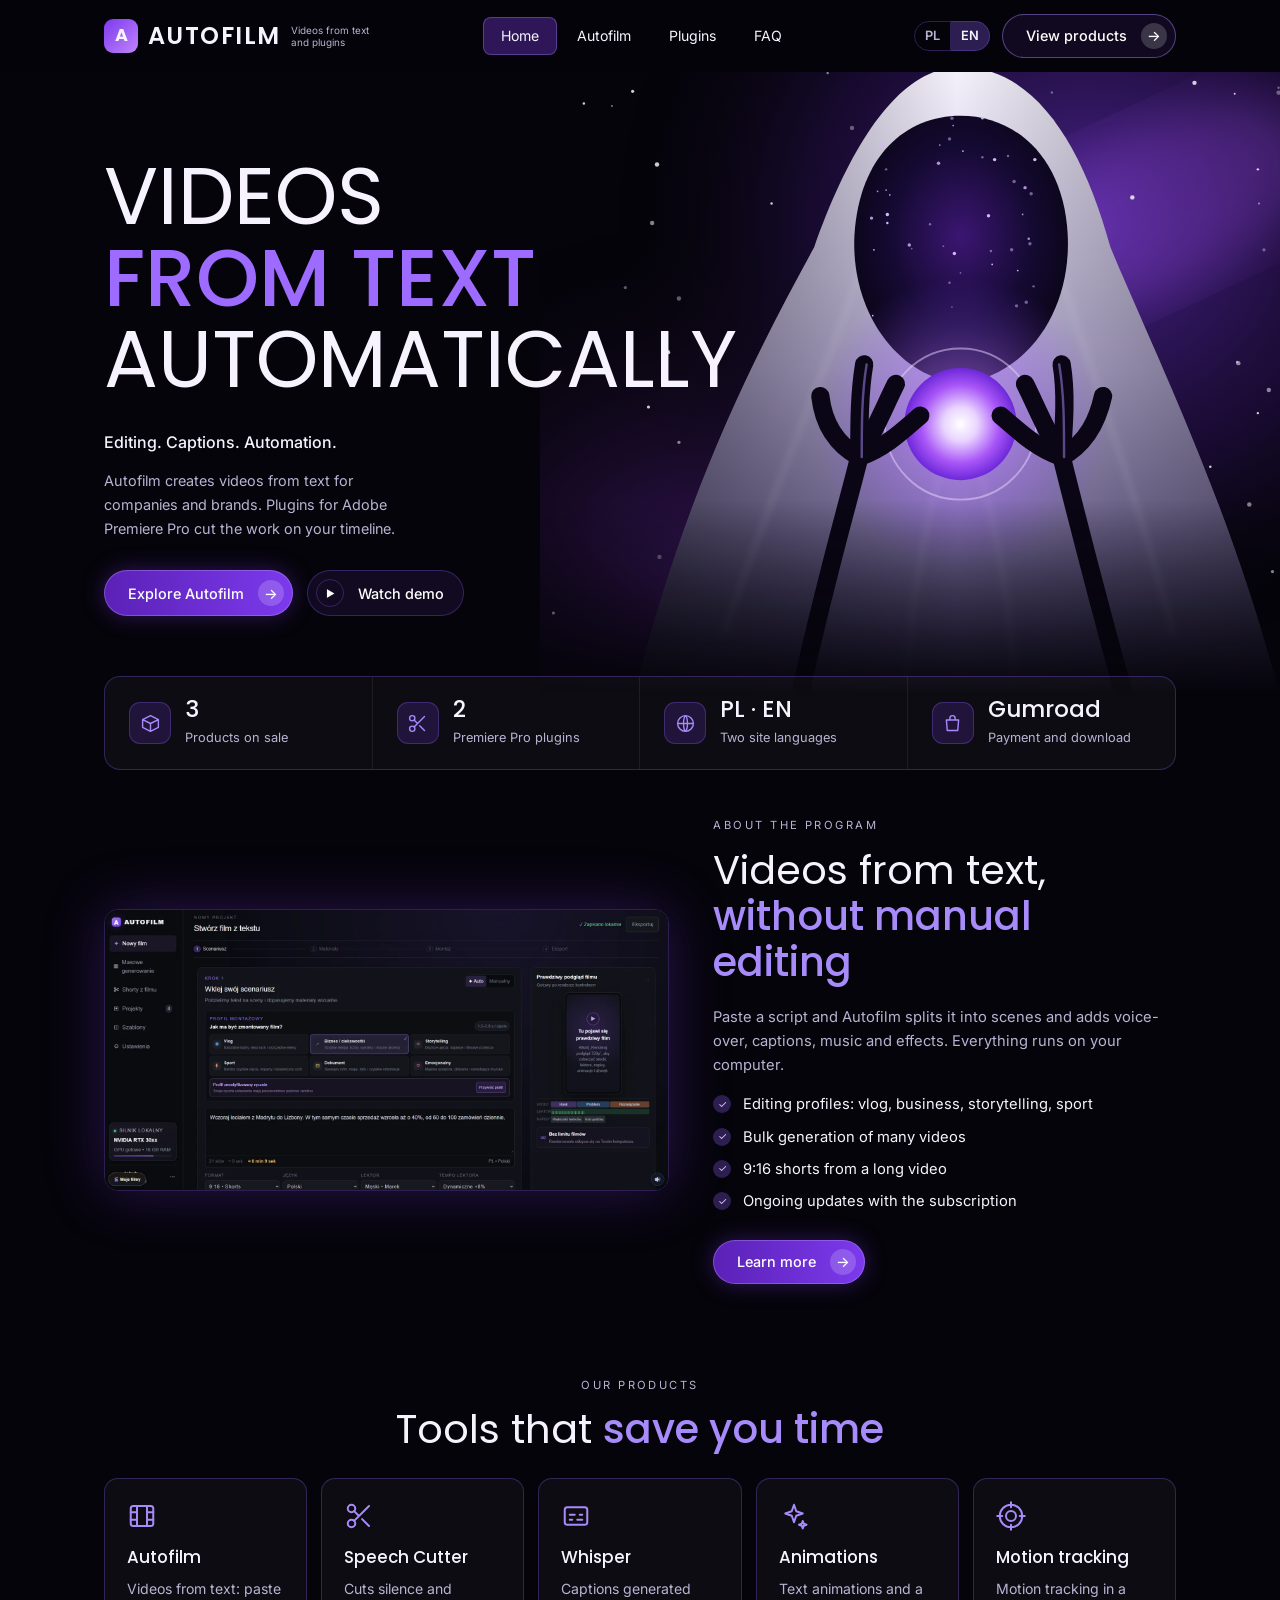
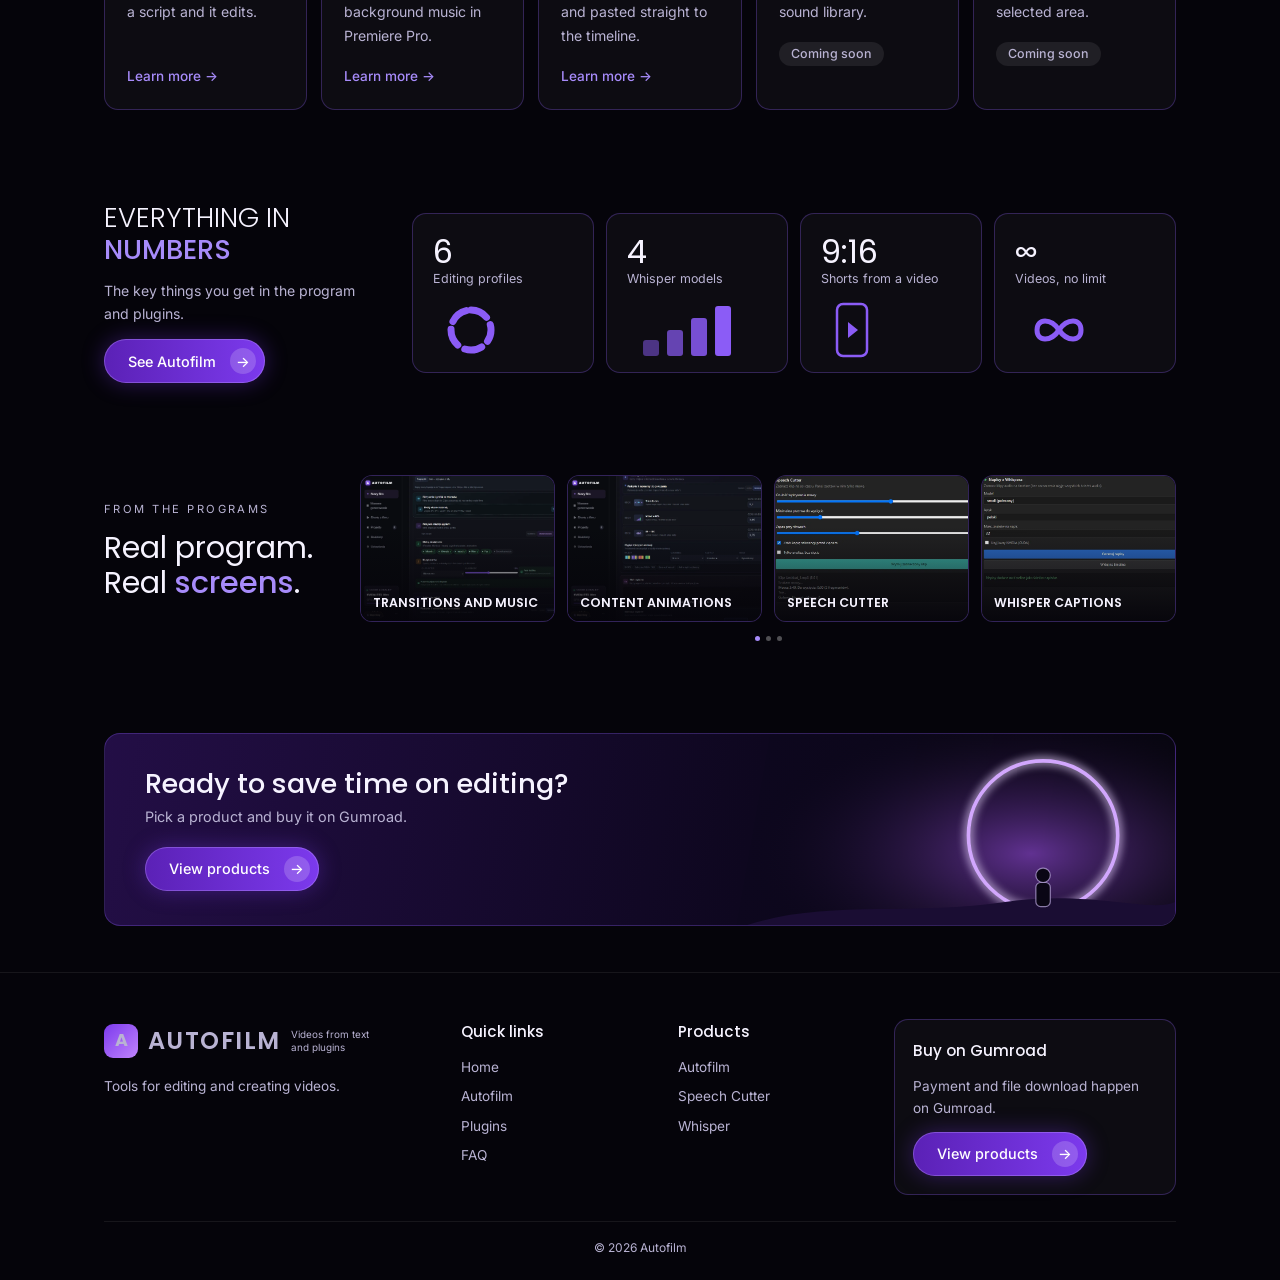
<file: index.html>
<!DOCTYPE html>
<html lang="pl"><head><meta charset="utf-8"><meta name="viewport" content="width=device-width, initial-scale=1"><meta name="theme-color" content="#05040a">
<title>Autofilm: filmy z tekstu i wtyczki do Premiere Pro</title>
<link rel="preconnect" href="https://fonts.googleapis.com"><link rel="preconnect" href="https://fonts.gstatic.com" crossorigin><link href="https://fonts.googleapis.com/css2?family=Poppins:wght@300;400;500;600&family=Inter:wght@400;500&display=swap" rel="stylesheet">
<link rel="stylesheet" href="style.css"></head><body>
<header class="top" id="top"></header><main>
<div class="hero"><div class="art"><svg viewBox="0 0 640 600" preserveAspectRatio="xMidYMid slice" aria-hidden="true"><defs>
<radialGradient id="n1" cx="70%" cy="30%" r="60%"><stop offset="0" stop-color="#7c3aed" stop-opacity=".6"/><stop offset=".6" stop-color="#4c1d95" stop-opacity=".25"/><stop offset="1" stop-color="#05040a" stop-opacity="0"/></radialGradient>
<radialGradient id="n2" cx="20%" cy="80%" r="50%"><stop offset="0" stop-color="#9333ea" stop-opacity=".35"/><stop offset="1" stop-color="#05040a" stop-opacity="0"/></radialGradient>
<linearGradient id="cl" x1="0" y1="0" x2="0" y2="1"><stop offset="0" stop-color="#f4f1fb"/><stop offset=".45" stop-color="#b9b0d6"/><stop offset="1" stop-color="#3b2f66"/></linearGradient>
<linearGradient id="cl2" x1="0" y1="0" x2="1" y2="0"><stop offset="0" stop-color="#05040a" stop-opacity=".55"/><stop offset=".5" stop-color="#05040a" stop-opacity="0"/><stop offset="1" stop-color="#05040a" stop-opacity=".45"/></linearGradient>
<radialGradient id="void" cx="50%" cy="45%" r="60%"><stop offset="0" stop-color="#3b1672"/><stop offset=".55" stop-color="#150a33"/><stop offset="1" stop-color="#07040f"/></radialGradient>
<radialGradient id="orb" cx="50%" cy="50%" r="50%"><stop offset="0" stop-color="#fff"/><stop offset=".3" stop-color="#e9d5ff"/><stop offset=".7" stop-color="#a855f7"/><stop offset="1" stop-color="#6d28d9"/></radialGradient>
<radialGradient id="glow" cx="50%" cy="50%" r="50%"><stop offset="0" stop-color="#c084fc" stop-opacity=".75"/><stop offset="1" stop-color="#7c3aed" stop-opacity="0"/></radialGradient>
<filter id="bl"><feGaussianBlur stdDeviation="22"/></filter><filter id="bl2"><feGaussianBlur stdDeviation="3"/></filter></defs>
<rect width="640" height="600" fill="url(#n1)"/><rect width="640" height="600" fill="url(#n2)"/>
<ellipse cx="500" cy="170" rx="150" ry="70" fill="#a855f7" opacity=".25" filter="url(#bl)" transform="rotate(-25 500 170)"/>
<circle cx="341" cy="164" r="1.8" fill="#fff" opacity="0.8"/><circle cx="59" cy="84" r="0.8" fill="#fff" opacity="0.5"/><circle cx="606" cy="69" r="1" fill="#fff" opacity="0.35"/><circle cx="98" cy="454" r="1.8" fill="#fff" opacity="0.35"/><circle cx="256" cy="102" r="1.8" fill="#fff" opacity="0.35"/><circle cx="589" cy="136" r="1" fill="#fff" opacity="0.8"/><circle cx="606" cy="73" r="1.8" fill="#fff" opacity="0.35"/><circle cx="236" cy="57" r="1" fill="#fff" opacity="0.5"/><circle cx="439" cy="157" r="0.8" fill="#fff" opacity="0.8"/><circle cx="325" cy="195" r="0.8" fill="#fff" opacity="0.8"/><circle cx="594" cy="202" r="1.3" fill="#fff" opacity="0.35"/><circle cx="570" cy="74" r="0.8" fill="#fff" opacity="0.8"/><circle cx="220" cy="518" r="1.8" fill="#fff" opacity="0.5"/><circle cx="486" cy="474" r="1.3" fill="#fff" opacity="0.5"/><circle cx="264" cy="194" r="1" fill="#fff" opacity="0.35"/><circle cx="598" cy="317" r="1.8" fill="#fff" opacity="0.5"/><circle cx="469" cy="304" r="0.8" fill="#fff" opacity="0.35"/><circle cx="534" cy="438" r="1" fill="#fff" opacity="0.5"/><circle cx="165" cy="510" r="1.8" fill="#fff" opacity="0.35"/><circle cx="89" cy="331" r="1.3" fill="#fff" opacity="0.8"/><circle cx="368" cy="518" r="1.8" fill="#fff" opacity="0.35"/><circle cx="105" cy="286" r="1.8" fill="#fff" opacity="0.8"/><circle cx="76" cy="72" r="1.3" fill="#fff" opacity="0.8"/><circle cx="601" cy="466" r="1.3" fill="#fff" opacity="0.8"/><circle cx="405" cy="365" r="0.8" fill="#fff" opacity="0.5"/><circle cx="373" cy="182" r="0.8" fill="#fff" opacity="0.5"/><circle cx="70" cy="233" r="1.3" fill="#fff" opacity="0.35"/><circle cx="263" cy="417" r="1.8" fill="#fff" opacity="0.5"/><circle cx="92" cy="180" r="1.8" fill="#fff" opacity="0.5"/><circle cx="572" cy="294" r="1" fill="#fff" opacity="0.5"/><circle cx="573" cy="295" r="1.8" fill="#fff" opacity="0.5"/><circle cx="399" cy="246" r="1" fill="#fff" opacity="0.35"/><circle cx="190" cy="164" r="1" fill="#fff" opacity="0.8"/><circle cx="248" cy="22" r="1.8" fill="#fff" opacity="0.8"/><circle cx="196" cy="279" r="1.3" fill="#fff" opacity="0.35"/><circle cx="159" cy="439" r="1.3" fill="#fff" opacity="0.8"/><circle cx="589" cy="336" r="1" fill="#fff" opacity="0.8"/><circle cx="537" cy="65" r="1.8" fill="#fff" opacity="0.8"/><circle cx="582" cy="411" r="1.8" fill="#fff" opacity="0.5"/><circle cx="413" cy="116" r="1.8" fill="#fff" opacity="0.8"/><circle cx="420" cy="73" r="1" fill="#fff" opacity="0.35"/><circle cx="223" cy="461" r="1" fill="#fff" opacity="0.35"/><circle cx="358" cy="63" r="0.8" fill="#fff" opacity="0.35"/><circle cx="590" cy="164" r="0.8" fill="#fff" opacity="0.5"/><circle cx="36" cy="82" r="1" fill="#fff" opacity="0.8"/><circle cx="395" cy="162" r="1.3" fill="#fff" opacity="0.5"/><circle cx="626" cy="382" r="1.8" fill="#fff" opacity="0.35"/><circle cx="128" cy="509" r="1.8" fill="#fff" opacity="0.5"/><circle cx="505" cy="329" r="0.8" fill="#fff" opacity="0.35"/><circle cx="114" cy="360" r="1.3" fill="#fff" opacity="0.5"/><circle cx="175" cy="538" r="0.8" fill="#fff" opacity="0.35"/><circle cx="550" cy="380" r="1" fill="#fff" opacity="0.8"/><circle cx="566" cy="37" r="1.3" fill="#fff" opacity="0.8"/><circle cx="103" cy="277" r="1.3" fill="#fff" opacity="0.35"/><circle cx="374" cy="238" r="1.3" fill="#fff" opacity="0.8"/><circle cx="238" cy="209" r="1" fill="#fff" opacity="0.5"/><circle cx="242" cy="214" r="1.8" fill="#fff" opacity="0.5"/><circle cx="39" cy="38" r="1.3" fill="#fff" opacity="0.5"/><circle cx="275" cy="208" r="1.3" fill="#fff" opacity="0.5"/><circle cx="367" cy="383" r="0.8" fill="#fff" opacity="0.35"/><circle cx="114" cy="242" r="1.8" fill="#fff" opacity="0.35"/><circle cx="355" cy="219" r="1.8" fill="#fff" opacity="0.8"/><circle cx="11" cy="500" r="1.3" fill="#fff" opacity="0.8"/><circle cx="96" cy="132" r="1.8" fill="#fff" opacity="0.8"/><circle cx="214" cy="499" r="1" fill="#fff" opacity="0.5"/><circle cx="350" cy="98" r="1.8" fill="#fff" opacity="0.5"/><circle cx="421" cy="96" r="1" fill="#fff" opacity="0.35"/><circle cx="140" cy="38" r="1" fill="#fff" opacity="0.8"/><circle cx="486" cy="159" r="1.8" fill="#fff" opacity="0.8"/><circle cx="368" cy="169" r="1" fill="#fff" opacity="0.35"/>
<path d="M70 600 C110 420 170 300 225 200 C255 115 295 52 345 52 C405 52 445 115 468 200 C510 300 575 430 615 600 Z" fill="url(#cl)"/>
<path d="M70 600 C110 420 170 300 225 200 C255 115 295 52 345 52 C405 52 445 115 468 200 C510 300 575 430 615 600 Z" fill="url(#cl2)"/>
<path d="M150 520 C190 400 235 300 265 215 M520 520 C490 400 450 300 425 215 M300 600 C300 520 310 450 330 380 M390 600 C390 520 380 450 360 380" stroke="#fff" stroke-opacity=".18" stroke-width="2" fill="none" filter="url(#bl2)"/>
<path d="M258 190 C262 125 300 92 345 92 C392 92 430 128 433 190 C436 252 400 305 345 312 C290 305 255 250 258 190 Z" fill="url(#void)"/>
<circle cx="273" cy="256" r="0.7" fill="#d8b4ff" opacity="1"/><circle cx="305" cy="201" r="0.7" fill="#d8b4ff" opacity="0.5"/><circle cx="277" cy="154" r="0.7" fill="#d8b4ff" opacity="0.8"/><circle cx="398" cy="151" r="1.4" fill="#d8b4ff" opacity="0.8"/><circle cx="336" cy="229" r="1" fill="#d8b4ff" opacity="0.5"/><circle cx="285" cy="180" r="1" fill="#d8b4ff" opacity="1"/><circle cx="402" cy="197" r="1.4" fill="#d8b4ff" opacity="0.5"/><circle cx="406" cy="128" r="1.4" fill="#d8b4ff" opacity="1"/><circle cx="274" cy="202" r="0.7" fill="#d8b4ff" opacity="1"/><circle cx="271" cy="128" r="0.7" fill="#d8b4ff" opacity="0.5"/><circle cx="391" cy="248" r="1.4" fill="#d8b4ff" opacity="0.5"/><circle cx="285" cy="173" r="1.4" fill="#d8b4ff" opacity="1"/><circle cx="405" cy="232" r="1" fill="#d8b4ff" opacity="0.5"/><circle cx="284" cy="153" r="0.7" fill="#d8b4ff" opacity="0.8"/><circle cx="280" cy="115" r="1.4" fill="#d8b4ff" opacity="0.8"/><circle cx="277" cy="106" r="1" fill="#d8b4ff" opacity="0.8"/><circle cx="399" cy="245" r="1.4" fill="#d8b4ff" opacity="0.5"/><circle cx="340" cy="205" r="1.4" fill="#d8b4ff" opacity="1"/><circle cx="392" cy="219" r="0.7" fill="#d8b4ff" opacity="1"/><circle cx="403" cy="156" r="1.4" fill="#d8b4ff" opacity="0.5"/><circle cx="384" cy="125" r="1" fill="#d8b4ff" opacity="0.5"/><circle cx="370" cy="203" r="1" fill="#d8b4ff" opacity="0.5"/><circle cx="331" cy="199" r="0.7" fill="#d8b4ff" opacity="0.5"/><circle cx="347" cy="121" r="0.7" fill="#d8b4ff" opacity="1"/><circle cx="363" cy="126" r="1" fill="#d8b4ff" opacity="0.5"/><circle cx="389" cy="146" r="1.4" fill="#d8b4ff" opacity="0.5"/><circle cx="371" cy="214" r="0.7" fill="#d8b4ff" opacity="1"/><circle cx="327" cy="131" r="1.4" fill="#d8b4ff" opacity="0.8"/><circle cx="401" cy="193" r="1" fill="#d8b4ff" opacity="0.8"/><circle cx="320" cy="181" r="1" fill="#d8b4ff" opacity="0.5"/><circle cx="363" cy="94" r="1" fill="#d8b4ff" opacity="1"/><circle cx="387" cy="202" r="1.4" fill="#d8b4ff" opacity="0.5"/><circle cx="368" cy="174" r="1.4" fill="#d8b4ff" opacity="1"/><circle cx="345" cy="221" r="0.7" fill="#d8b4ff" opacity="0.5"/><circle cx="328" cy="116" r="0.7" fill="#d8b4ff" opacity="0.8"/><circle cx="339" cy="100" r="0.7" fill="#d8b4ff" opacity="0.8"/><circle cx="303" cy="198" r="1.4" fill="#d8b4ff" opacity="0.8"/><circle cx="373" cy="128" r="1.4" fill="#d8b4ff" opacity="1"/><circle cx="396" cy="173" r="0.7" fill="#d8b4ff" opacity="0.8"/><circle cx="284" cy="136" r="1" fill="#d8b4ff" opacity="0.5"/><circle cx="338" cy="94" r="1.4" fill="#d8b4ff" opacity="0.5"/><circle cx="336" cy="111" r="1.4" fill="#d8b4ff" opacity="0.5"/><circle cx="287" cy="157" r="0.7" fill="#d8b4ff" opacity="0.8"/><circle cx="272" cy="176" r="1.4" fill="#d8b4ff" opacity="0.8"/><circle cx="338" cy="249" r="0.7" fill="#d8b4ff" opacity="0.5"/>
<circle cx="345" cy="345" r="120" fill="url(#glow)"/>
<circle cx="345" cy="345" r="46" fill="url(#orb)"/>
<circle cx="345" cy="345" r="62" fill="none" stroke="#e9d5ff" stroke-opacity=".5" stroke-width="1.5"/>
<g stroke="#0a0615" stroke-linecap="round" stroke-width="15" fill="none"><path d="M215 560 C235 470 250 420 262 372"/><path d="M262 372 C262 345 262 320 266 296"/><path d="M262 372 C275 350 283 330 292 312"/><path d="M262 372 C282 365 296 352 312 338"/><path d="M262 372 C240 360 232 340 230 322"/></g>
<g stroke="#0a0615" stroke-linecap="round" stroke-width="15" fill="none"><path d="M480 570 C455 480 440 420 428 372"/><path d="M428 372 C430 345 432 320 428 296"/><path d="M428 372 C415 350 407 330 398 312"/><path d="M428 372 C408 365 394 352 378 338"/><path d="M428 372 C450 360 458 340 462 322"/></g>
<g stroke="#a78bfa" stroke-opacity=".5" stroke-linecap="round" stroke-width="2" fill="none"><path d="M268 296 C264 320 264 345 264 372"/><path d="M426 296 C430 320 430 345 430 372"/></g>
</svg></div><div class="wrap">
<h1><span data-pl>Filmy<br><em>z tekstu</em><br>automatycznie</span><span data-en>Videos<br><em>from text</em><br>automatically</span></h1>
<p class="tag1"><span data-pl>Montaż. Napisy. Automatyzacja.</span><span data-en>Editing. Captions. Automation.</span></p>
<p class="d"><span data-pl>Autofilm tworzy filmy z tekstu dla firm i marek. Wtyczki do Adobe Premiere Pro skracają pracę na osi czasu.</span><span data-en>Autofilm creates videos from text for companies and brands. Plugins for Adobe Premiere Pro cut the work on your timeline.</span></p>
<div class="btns"><a class="btn" href="autofilm.html"><span data-pl>Poznaj Autofilm</span><span data-en>Explore Autofilm</span></a><a class="btn dark" href="autofilm.html#demo"><span data-pl>Obejrzyj demo</span><span data-en>Watch demo</span></a></div>
</div></div>
<div class="wrap"><div class="stats">
<div class="s"><div class="ico"><svg viewBox="0 0 24 24"><path d="M12 3l9 4.5v9L12 21l-9-4.5v-9zM3 7.5l9 4.5 9-4.5M12 12v9"/></svg></div><div><b>3</b><span class="t"><span data-pl>Produkty w sprzedaży</span><span data-en>Products on sale</span></span></div></div>
<div class="s"><div class="ico"><svg viewBox="0 0 24 24"><circle cx="6" cy="6" r="3"/><circle cx="6" cy="18" r="3"/><path d="M20 4 8.1 15.9M14.5 14.5 20 20M8.1 8.1 12 12"/></svg></div><div><b>2</b><span class="t"><span data-pl>Wtyczki do Premiere Pro</span><span data-en>Premiere Pro plugins</span></span></div></div>
<div class="s"><div class="ico"><svg viewBox="0 0 24 24"><circle cx="12" cy="12" r="9"/><path d="M3 12h18M12 3c3 3 3 15 0 18M12 3c-3 3-3 15 0 18"/></svg></div><div><b>PL · EN</b><span class="t"><span data-pl>Dwa języki strony</span><span data-en>Two site languages</span></span></div></div>
<div class="s"><div class="ico"><svg viewBox="0 0 24 24"><path d="M5 8h14l-1 12H6zM9 8V6a3 3 0 0 1 6 0v2"/></svg></div><div><b>Gumroad</b><span class="t"><span data-pl>Płatność i pobranie</span><span data-en>Payment and download</span></span></div></div>
</div></div>
<section><div class="wrap about">
<div class="frame"><a href="autofilm.html"><img src="media/shot1.webp" alt="Autofilm" loading="lazy"></a></div>
<div><span class="label"><span data-pl>O programie</span><span data-en>About the program</span></span>
<h2><span data-pl>Filmy z tekstu, <em>bez ręcznego montażu</em></span><span data-en>Videos from text, <em>without manual editing</em></span></h2>
<p><span data-pl>Wklejasz scenariusz, a Autofilm dzieli go na sceny, dodaje lektora, napisy, muzykę i efekty. Całość liczy się na Twoim komputerze.</span><span data-en>Paste a script and Autofilm splits it into scenes and adds voice-over, captions, music and effects. Everything runs on your computer.</span></p>
<ul class="ok"><li><span data-pl>Profile montażu: vlog, biznes, storytelling, sport</span><span data-en>Editing profiles: vlog, business, storytelling, sport</span></li><li><span data-pl>Masowe generowanie wielu filmów</span><span data-en>Bulk generation of many videos</span></li><li><span data-pl>Shorty 9:16 z długiego filmu</span><span data-en>9:16 shorts from a long video</span></li><li><span data-pl>Bieżące aktualizacje w subskrypcji</span><span data-en>Ongoing updates with the subscription</span></li></ul>
<a class="btn" href="autofilm.html"><span data-pl>Dowiedz się więcej</span><span data-en>Learn more</span></a></div>
</div></section>
<section><div class="wrap center">
<span class="label"><span data-pl>Nasze produkty</span><span data-en>Our products</span></span>
<h2><span data-pl>Narzędzia, które <em>oszczędzają czas</em></span><span data-en>Tools that <em>save you time</em></span></h2>
<div class="cards5" style="margin-top:26px"><div class="card"><div class="ico"><svg viewBox="0 0 24 24"><rect x="3" y="4" width="18" height="16" rx="2"/><path d="M8 4v16M16 4v16M3 9h5M3 15h5M16 9h5M16 15h5"/></svg></div><h3>Autofilm</h3><p><span data-pl>Filmy z tekstu: wklejasz scenariusz, program montuje.</span><span data-en>Videos from text: paste a script and it edits.</span></p><a class="more" href="autofilm.html"><span data-pl>Zobacz więcej →</span><span data-en>Learn more →</span></a></div><div class="card"><div class="ico"><svg viewBox="0 0 24 24"><circle cx="6" cy="6" r="3"/><circle cx="6" cy="18" r="3"/><path d="M20 4 8.1 15.9M14.5 14.5 20 20M8.1 8.1 12 12"/></svg></div><h3>Speech Cutter</h3><p><span data-pl>Wycina ciszę i muzykę w tle w Premiere Pro.</span><span data-en>Cuts silence and background music in Premiere Pro.</span></p><a class="more" href="wtyczki.html"><span data-pl>Zobacz więcej →</span><span data-en>Learn more →</span></a></div><div class="card"><div class="ico"><svg viewBox="0 0 24 24"><rect x="3" y="5" width="18" height="14" rx="2"/><path d="M7 11h4M7 15h2M13 15h4M15 11h2"/></svg></div><h3>Whisper</h3><p><span data-pl>Napisy generowane i wklejane prosto na timeline.</span><span data-en>Captions generated and pasted straight to the timeline.</span></p><a class="more" href="wtyczki.html"><span data-pl>Zobacz więcej →</span><span data-en>Learn more →</span></a></div><div class="card"><div class="ico"><svg viewBox="0 0 24 24"><path d="M12 3l1.8 5.2L19 10l-5.2 1.8L12 17l-1.8-5.2L5 10l5.2-1.8zM19 16l.8 2.2L22 19l-2.2.8L19 22l-.8-2.2L16 19l2.2-.8z"/></svg></div><h3><span data-pl>Animacje</span><span data-en>Animations</span></h3><p><span data-pl>Animacje tekstu i biblioteka dźwięków.</span><span data-en>Text animations and a sound library.</span></p><span class="tag soon"><span data-pl>Wkrótce</span><span data-en>Coming soon</span></span></div><div class="card"><div class="ico"><svg viewBox="0 0 24 24"><circle cx="12" cy="12" r="9"/><circle cx="12" cy="12" r="4"/><path d="M12 1v4M12 19v4M1 12h4M19 12h4"/></svg></div><h3>Motion tracking</h3><p><span data-pl>Śledzenie ruchu w zaznaczonym obszarze.</span><span data-en>Motion tracking in a selected area.</span></p><span class="tag soon"><span data-pl>Wkrótce</span><span data-en>Coming soon</span></span></div></div>
</div></section>
<section><div class="wrap results">
<div><h2><span data-pl>Wszystko w <em>liczbach</em></span><span data-en>Everything in <em>numbers</em></span></h2><p><span data-pl>Najważniejsze rzeczy, które dostajesz w programie i wtyczkach.</span><span data-en>The key things you get in the program and plugins.</span></p><a class="btn" href="autofilm.html"><span data-pl>Zobacz Autofilm</span><span data-en>See Autofilm</span></a></div>
<div class="nums"><div class="num"><b>6</b><span><span data-pl>Profili montażu</span><span data-en>Editing profiles</span></span><svg viewBox="0 0 120 56"><g fill="none" stroke-width="7"><circle cx="28" cy="28" r="20" stroke="#8b5cf6" stroke-dasharray="17.6 8" stroke-linecap="round" transform="rotate(-90 28 28)"/></g></svg></div><div class="num"><b>4</b><span><span data-pl>Modele Whisper</span><span data-en>Whisper models</span></span><svg viewBox="0 0 120 56"><g fill="#8b5cf6"><rect x="6" y="38" width="16" height="16" rx="3" opacity=".5"/><rect x="30" y="28" width="16" height="26" rx="3" opacity=".7"/><rect x="54" y="16" width="16" height="38" rx="3" opacity=".85"/><rect x="78" y="4" width="16" height="50" rx="3"/></g></svg></div><div class="num"><b>9:16</b><span><span data-pl>Shorty z filmu</span><span data-en>Shorts from a video</span></span><svg viewBox="0 0 120 56"><rect x="6" y="2" width="30" height="52" rx="6" fill="none" stroke="#8b5cf6" stroke-width="2.5"/><path d="M17 20l10 8-10 8z" fill="#8b5cf6"/></svg></div><div class="num"><b>∞</b><span><span data-pl>Filmów bez limitu</span><span data-en>Videos, no limit</span></span><svg viewBox="0 0 120 56"><path d="M12 28c0-12 14-12 22 0s22 12 22 0-14-12-22 0-22 12-22 0z" fill="none" stroke="#8b5cf6" stroke-width="5" stroke-linecap="round"/></svg></div></div></div></section>
<section><div class="wrap"><div class="works">
<div><span class="label"><span data-pl>Z programów</span><span data-en>From the programs</span></span><h2><span data-pl>Prawdziwy program.<br>Prawdziwe <em>ekrany</em>.</span><span data-en>Real program.<br>Real <em>screens</em>.</span></h2></div>
<div><div class="thumbs"><a href="autofilm.html"><img src="media/shot2.webp" alt="" loading="lazy"><b><span data-pl>Przejścia i muzyka</span><span data-en>Transitions and music</span></b></a><a href="autofilm.html"><img src="media/shot5.webp" alt="" loading="lazy"><b><span data-pl>Animacje treści</span><span data-en>Content animations</span></b></a><a href="wtyczki.html"><img src="media/cisza1.webp" alt="" loading="lazy"><b><span data-pl>Speech Cutter</span><span data-en>Speech Cutter</span></b></a><a href="wtyczki.html"><img src="media/whisper1.webp" alt="" loading="lazy"><b><span data-pl>Whisper napisy</span><span data-en>Whisper captions</span></b></a></div><div class="dots"><i></i><i></i><i></i></div></div>
</div></div></section>
<section><div class="wrap"><div class="cta"><svg class="ring" viewBox="0 0 400 200" preserveAspectRatio="xMaxYMid slice" aria-hidden="true"><defs><radialGradient id="rg" cx="70%" cy="60%" r="60%"><stop offset="0" stop-color="#a855f7" stop-opacity=".55"/><stop offset="1" stop-color="#05040a" stop-opacity="0"/></radialGradient></defs>
<rect width="400" height="200" fill="url(#rg)"/><circle cx="290" cy="105" r="62" fill="none" stroke="#c084fc" stroke-width="3"/><circle cx="290" cy="105" r="62" fill="none" stroke="#e9d5ff" stroke-opacity=".5" stroke-width="9" filter="blur(3px)"/>
<path d="M0 200 C80 150 160 175 260 160 C330 150 380 170 400 160 L400 200Z" fill="#1a0d33"/><g fill="#0a0615" stroke="#d9c5ff" stroke-width="1" stroke-opacity=".6"><circle cx="290" cy="138" r="6"/><rect x="284" y="144" width="12" height="20" rx="4"/></g></svg><div class="txt">
<h2><span data-pl>Gotowy, by oszczędzić czas przy montażu?</span><span data-en>Ready to save time on editing?</span></h2>
<p><span data-pl>Wybierz produkt i kup go na Gumroad.</span><span data-en>Pick a product and buy it on Gumroad.</span></p>
<a class="btn" href="autofilm.html"><span data-pl>Zobacz produkty</span><span data-en>View products</span></a></div></div></div></section>
</main><footer id="foot"></footer><script src="script.js"></script></body></html>
</file>
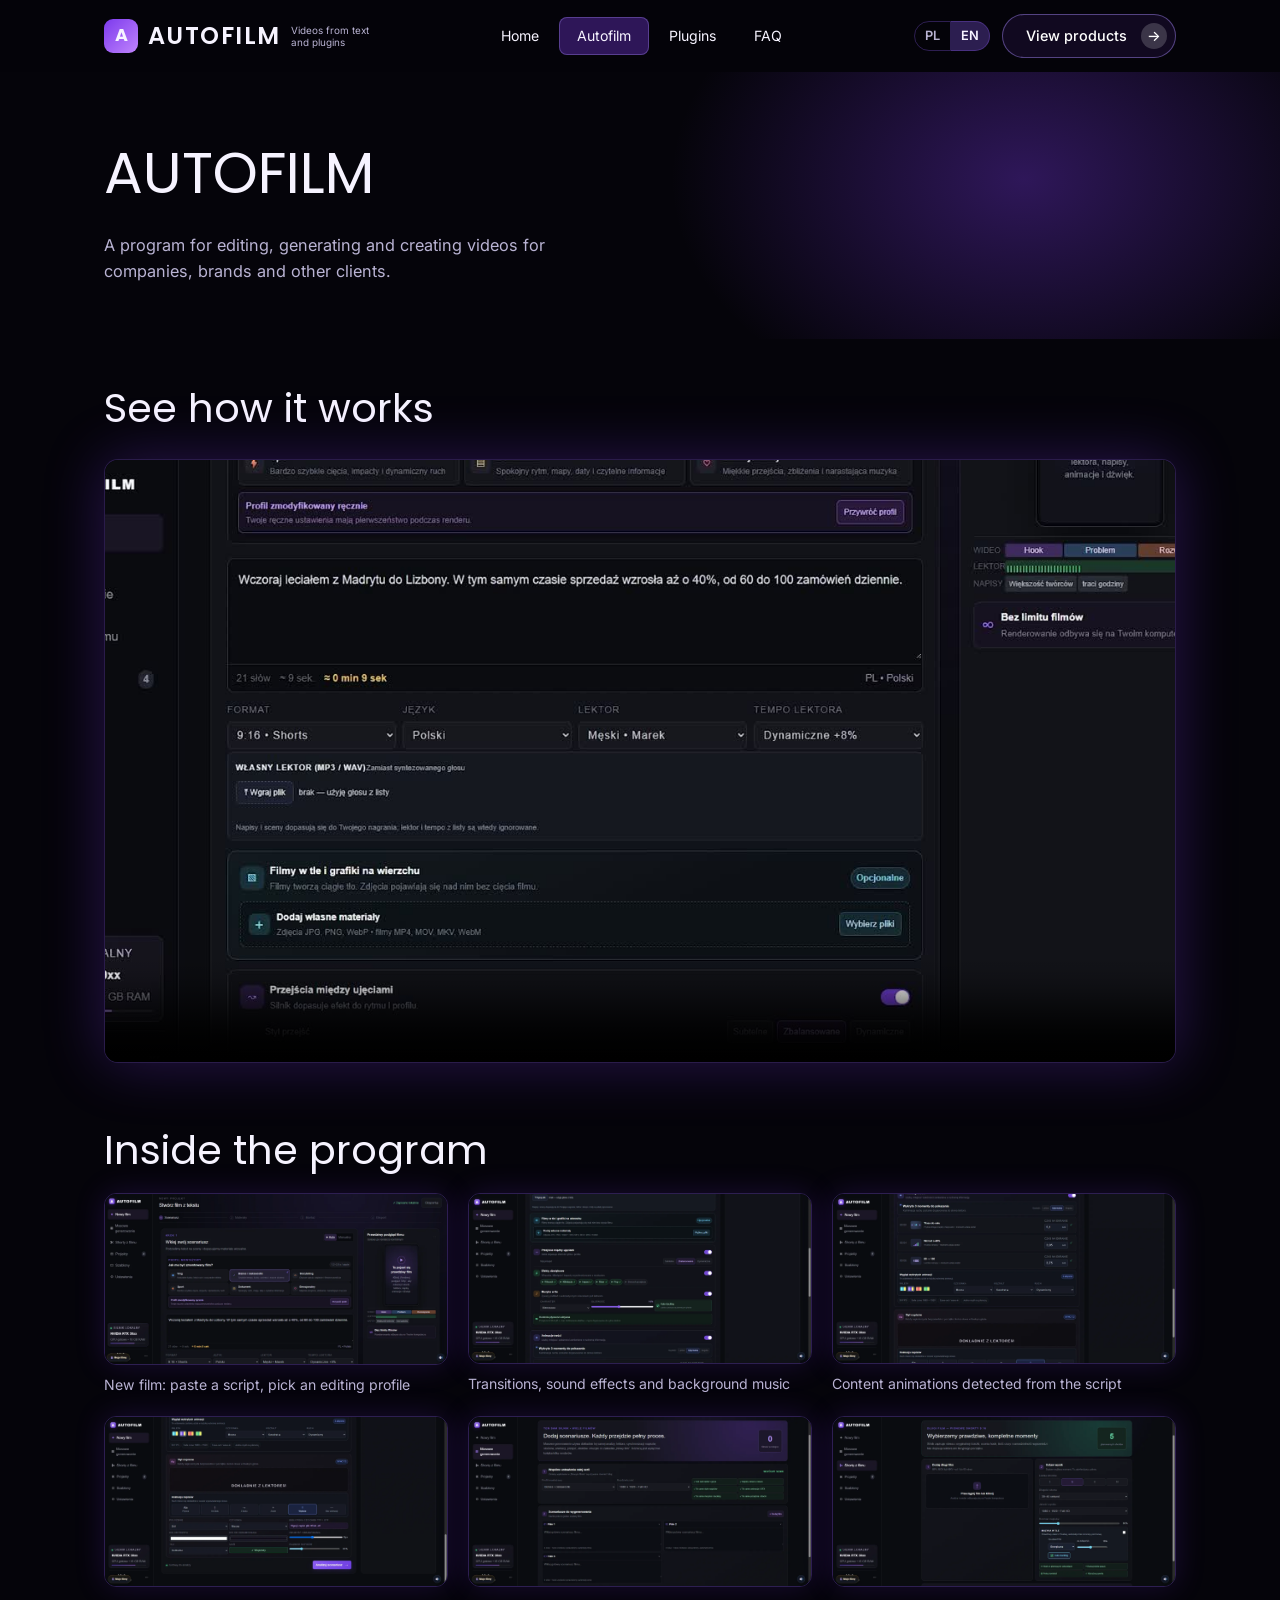
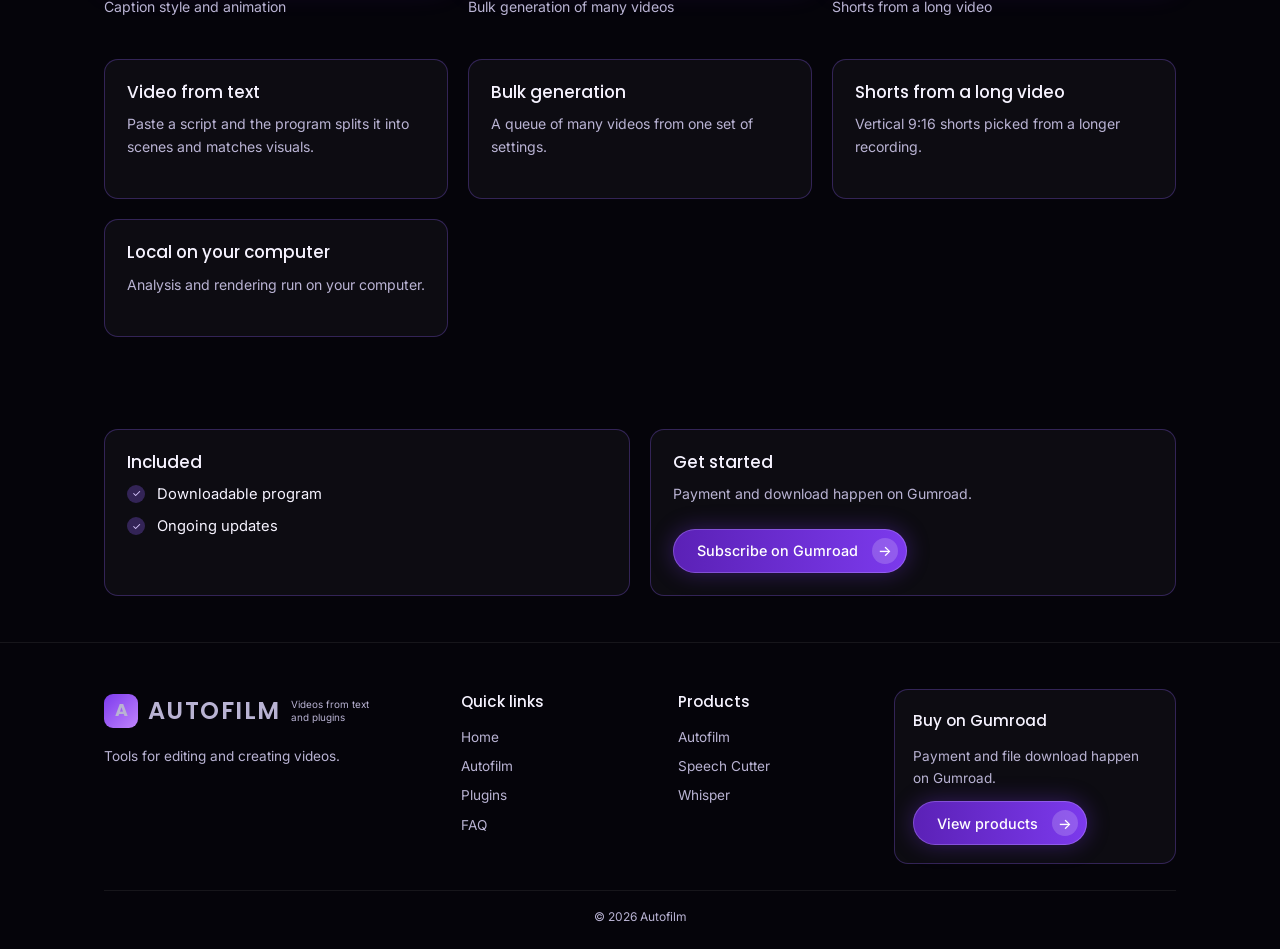
<file: autofilm.html>
<!DOCTYPE html>
<html lang="pl"><head><meta charset="utf-8"><meta name="viewport" content="width=device-width, initial-scale=1">
<title>Autofilm</title>
<link rel="preconnect" href="https://fonts.googleapis.com"><link rel="preconnect" href="https://fonts.gstatic.com" crossorigin><link href="https://fonts.googleapis.com/css2?family=Poppins:wght@300;400;500;600&family=Inter:wght@400;500&display=swap" rel="stylesheet">
<link rel="stylesheet" href="style.css"></head><body>
<header class="top" id="top"></header><main>
<div class="band"><div class="wrap"><h1>Autofilm</h1>
<p><span data-pl>Program do montowania, generowania i tworzenia filmów dla firm, marek i innych klientów.</span><span data-en>A program for editing, generating and creating videos for companies, brands and other clients.</span></p></div></div>
<section><div class="wrap">
<h2><span data-pl>Zobacz, jak to działa</span><span data-en>See how it works</span></h2>
<video playsinline id="demo" class="demo" controls preload="metadata" poster="media/autofilm-poster.jpg"><source src="media/autofilm-demo.mp4" type="video/mp4"></video>
<h2 class="gap"><span data-pl>Z programu</span><span data-en>Inside the program</span></h2>
<div class="shots"><figure><a href="media/shot1.webp" target="_blank" rel="noopener"><img src="media/shot1.webp" alt="Nowy film: wklej scenariusz, wybierz profil montażu" loading="lazy"></a><figcaption><span data-pl>Nowy film: wklej scenariusz, wybierz profil montażu</span><span data-en>New film: paste a script, pick an editing profile</span></figcaption></figure><figure><a href="media/shot2.webp" target="_blank" rel="noopener"><img src="media/shot2.webp" alt="Przejścia, efekty dźwiękowe i muzyka w tle" loading="lazy"></a><figcaption><span data-pl>Przejścia, efekty dźwiękowe i muzyka w tle</span><span data-en>Transitions, sound effects and background music</span></figcaption></figure><figure><a href="media/shot5.webp" target="_blank" rel="noopener"><img src="media/shot5.webp" alt="Animacje treści wykrywane w scenariuszu" loading="lazy"></a><figcaption><span data-pl>Animacje treści wykrywane w scenariuszu</span><span data-en>Content animations detected from the script</span></figcaption></figure><figure><a href="media/shot6.webp" target="_blank" rel="noopener"><img src="media/shot6.webp" alt="Styl i animacja napisów" loading="lazy"></a><figcaption><span data-pl>Styl i animacja napisów</span><span data-en>Caption style and animation</span></figcaption></figure><figure><a href="media/shot4.webp" target="_blank" rel="noopener"><img src="media/shot4.webp" alt="Masowe generowanie wielu filmów" loading="lazy"></a><figcaption><span data-pl>Masowe generowanie wielu filmów</span><span data-en>Bulk generation of many videos</span></figcaption></figure><figure><a href="media/shot3.webp" target="_blank" rel="noopener"><img src="media/shot3.webp" alt="Shorty z długiego filmu" loading="lazy"></a><figcaption><span data-pl>Shorty z długiego filmu</span><span data-en>Shorts from a long video</span></figcaption></figure></div>
<div class="grid feat">
<div class="card"><h3><span data-pl>Film z tekstu</span><span data-en>Video from text</span></h3><p><span data-pl>Wklejasz scenariusz, a program dzieli go na sceny i dopasowuje materiały.</span><span data-en>Paste a script and the program splits it into scenes and matches visuals.</span></p></div>
<div class="card"><h3><span data-pl>Masowe generowanie</span><span data-en>Bulk generation</span></h3><p><span data-pl>Kolejka wielu filmów z jednego zestawu ustawień.</span><span data-en>A queue of many videos from one set of settings.</span></p></div>
<div class="card"><h3><span data-pl>Shorty z długiego filmu</span><span data-en>Shorts from a long video</span></h3><p><span data-pl>Pionowe shorty 9:16 wybierane z dłuższego nagrania.</span><span data-en>Vertical 9:16 shorts picked from a longer recording.</span></p></div>
<div class="card"><h3><span data-pl>Lokalnie na Twoim komputerze</span><span data-en>Local on your computer</span></h3><p><span data-pl>Analiza i renderowanie odbywają się na Twoim komputerze.</span><span data-en>Analysis and rendering run on your computer.</span></p></div>
</div></div></section>
<section><div class="wrap"><div class="grid">
<div class="card"><h3><span data-pl>W subskrypcji</span><span data-en>Included</span></h3><ul class="ok"><li><span data-pl>Program do pobrania</span><span data-en>Downloadable program</span></li><li><span data-pl>Bieżące aktualizacje</span><span data-en>Ongoing updates</span></li></ul></div>
<div class="card"><h3><span data-pl>Zacznij teraz</span><span data-en>Get started</span></h3><p><span data-pl>Płatność i pobranie programu odbywają się na Gumroad.</span><span data-en>Payment and download happen on Gumroad.</span></p><a class="btn" data-link="buy-autofilm" href="#"><span data-pl>Subskrybuj na Gumroad</span><span data-en>Subscribe on Gumroad</span></a></div>
</div></div></section>
</main><footer id="foot"></footer><script src="script.js"></script></body></html>
</file>
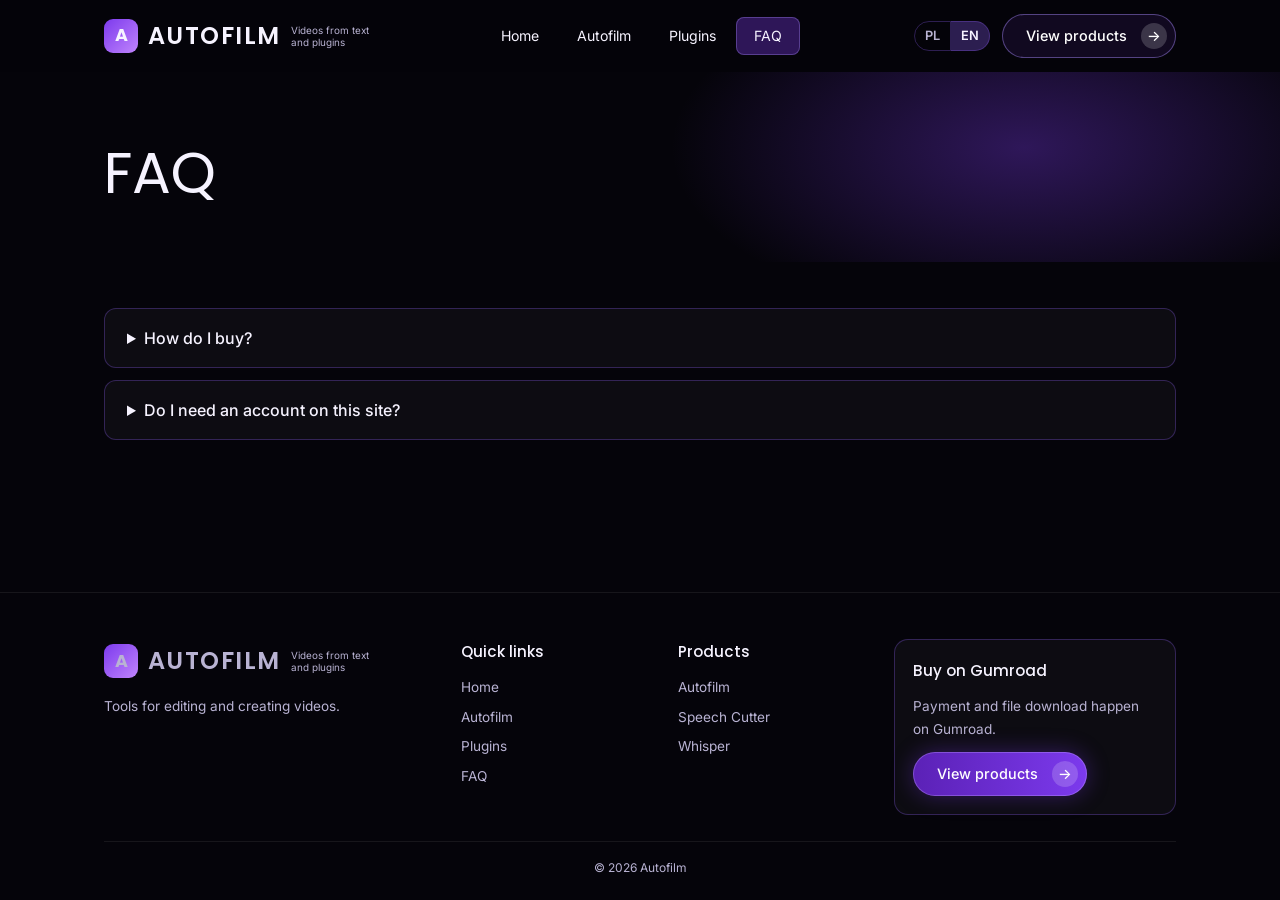
<file: faq.html>
<!DOCTYPE html>
<html lang="pl"><head><meta charset="utf-8"><meta name="viewport" content="width=device-width, initial-scale=1">
<title>FAQ</title>
<link rel="preconnect" href="https://fonts.googleapis.com"><link rel="preconnect" href="https://fonts.gstatic.com" crossorigin><link href="https://fonts.googleapis.com/css2?family=Poppins:wght@300;400;500;600&family=Inter:wght@400;500&display=swap" rel="stylesheet">
<link rel="stylesheet" href="style.css"></head><body>
<header class="top" id="top"></header><main>
<div class="band"><div class="wrap"><h1>FAQ</h1></div></div>
<section><div class="wrap">
<details><summary><span data-pl>Jak kupić?</span><span data-en>How do I buy?</span></summary><p><span data-pl>Kliknij przycisk przy produkcie. Płatność i pobranie plików odbywają się na Gumroad.</span><span data-en>Click the button next to the product. Payment and file download happen on Gumroad.</span></p></details>
<details><summary><span data-pl>Czy potrzebuję konta na tej stronie?</span><span data-en>Do I need an account on this site?</span></summary><p><span data-pl>Nie. Konto jest potrzebne tylko do zakupu na Gumroad.</span><span data-en>No. An account is only needed for the purchase on Gumroad.</span></p></details>
</div></section>
</main><footer id="foot"></footer><script src="script.js"></script></body></html>
</file>
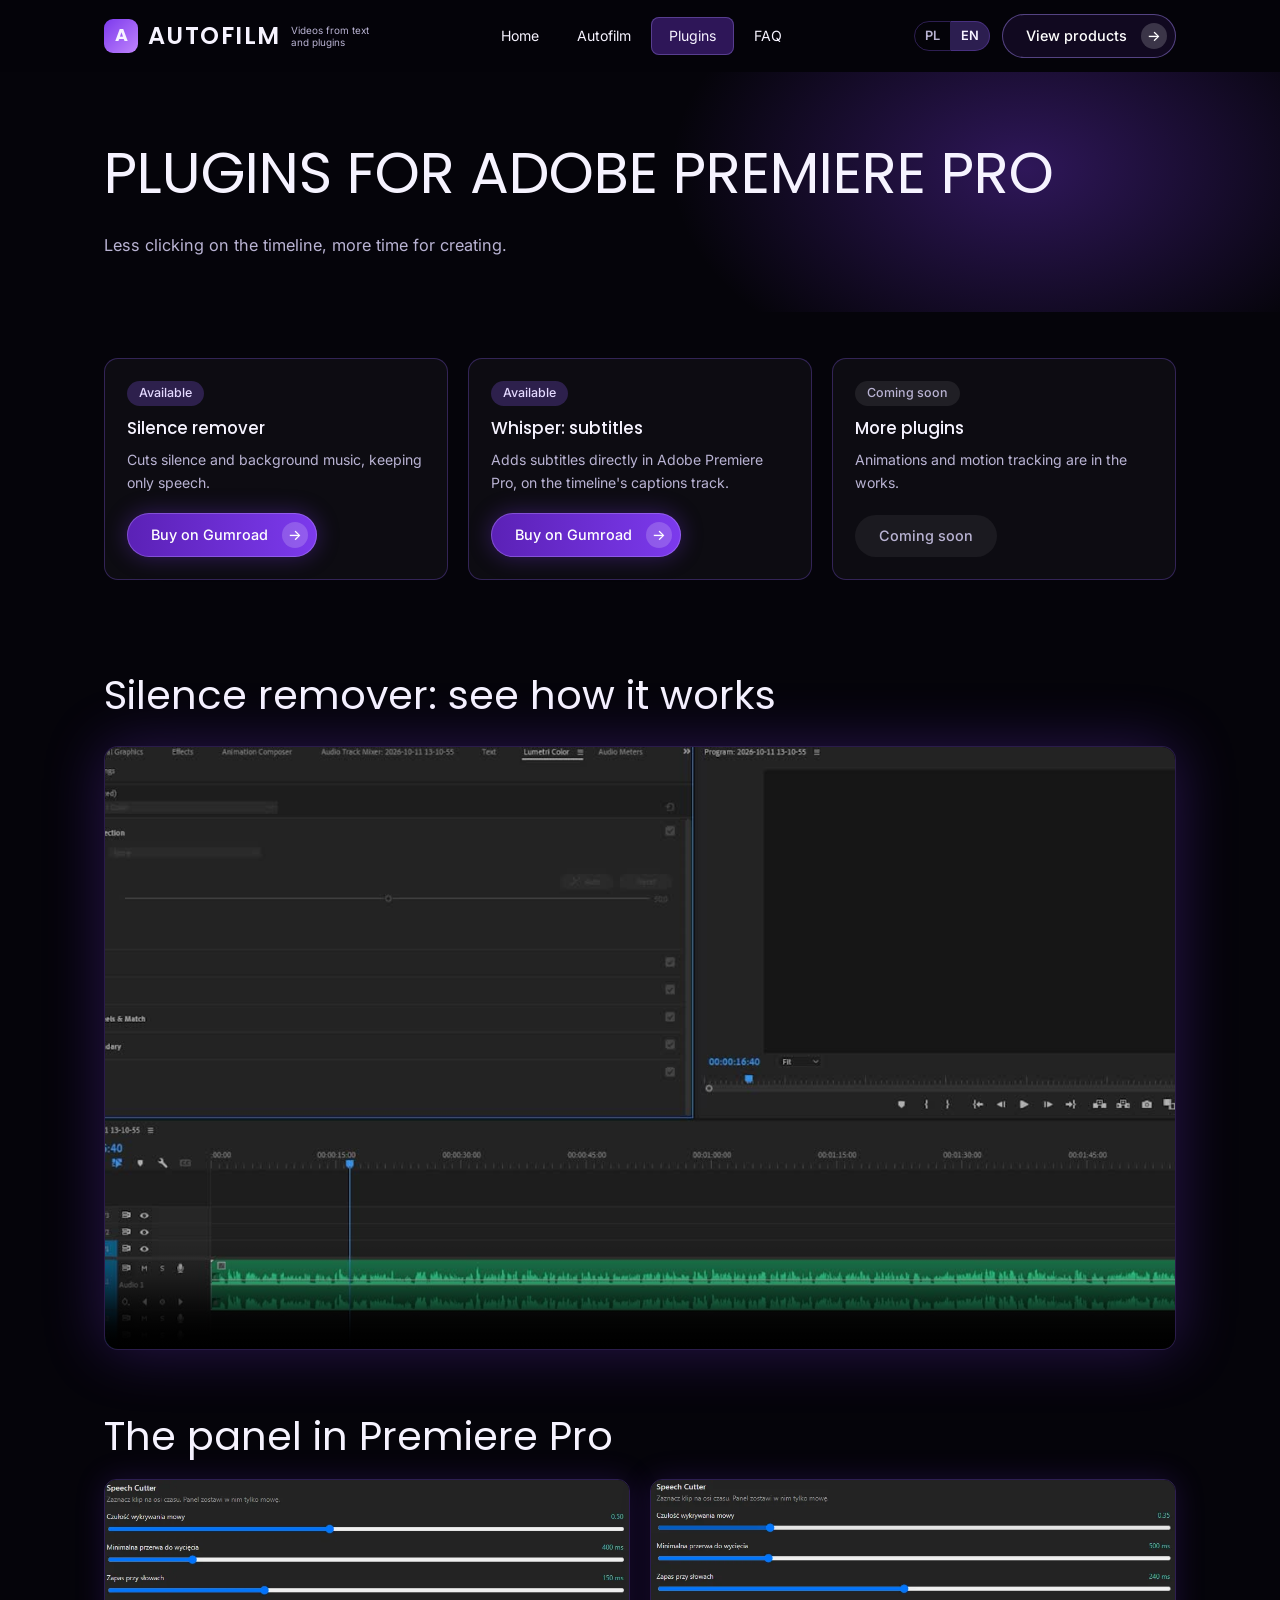
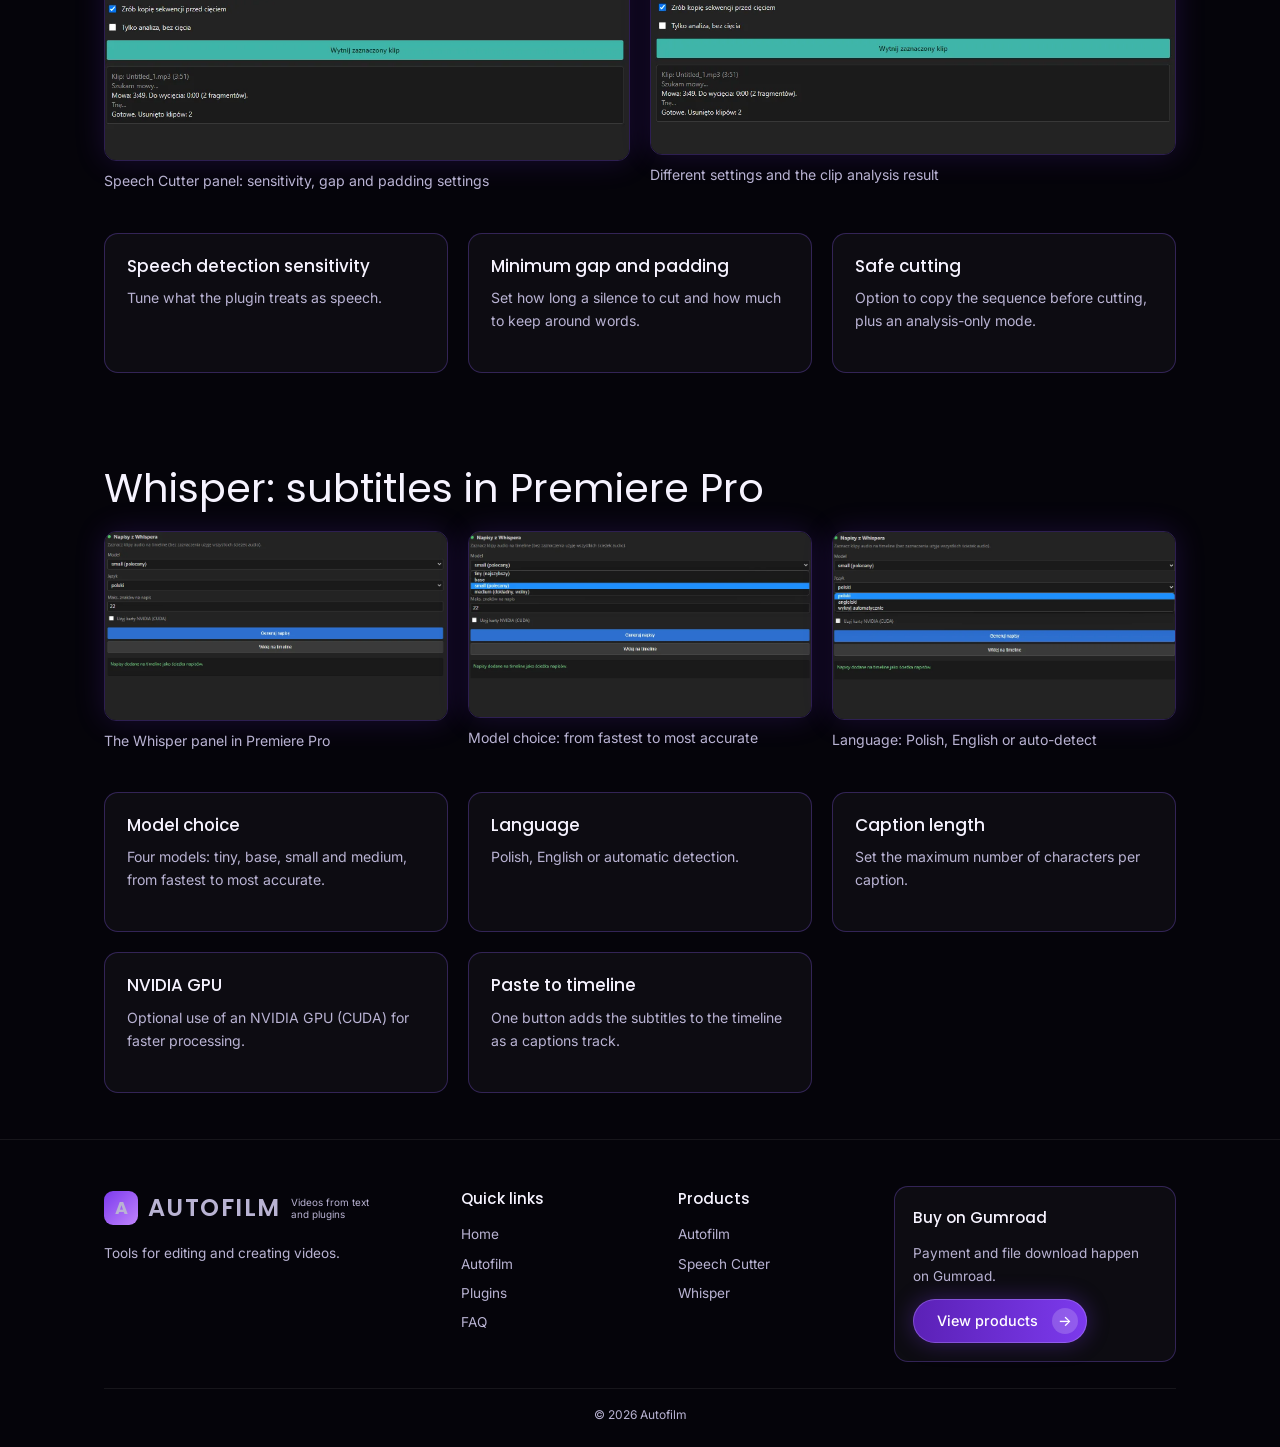
<file: wtyczki.html>
<!DOCTYPE html>
<html lang="pl"><head><meta charset="utf-8"><meta name="viewport" content="width=device-width, initial-scale=1">
<title>Wtyczki do Premiere Pro</title>
<link rel="preconnect" href="https://fonts.googleapis.com"><link rel="preconnect" href="https://fonts.gstatic.com" crossorigin><link href="https://fonts.googleapis.com/css2?family=Poppins:wght@300;400;500;600&family=Inter:wght@400;500&display=swap" rel="stylesheet">
<link rel="stylesheet" href="style.css"></head><body>
<header class="top" id="top"></header><main>
<div class="band"><div class="wrap"><h1><span data-pl>Wtyczki do Adobe Premiere Pro</span><span data-en>Plugins for Adobe Premiere Pro</span></h1>
<p><span data-pl>Mniej klikania na osi czasu, więcej czasu na twórczość.</span><span data-en>Less clicking on the timeline, more time for creating.</span></p></div></div>
<section><div class="wrap"><div class="grid">
<div class="card"><span class="tag"><span data-pl>Dostępna</span><span data-en>Available</span></span><h3><span data-pl>Usuwanie ciszy</span><span data-en>Silence remover</span></h3><p><span data-pl>Wycina ciszę i muzykę w tle, zostawia tylko mowę.</span><span data-en>Cuts silence and background music, keeping only speech.</span></p><a class="btn" data-link="buy-silence" href="#"><span data-pl>Kup na Gumroad</span><span data-en>Buy on Gumroad</span></a></div>
<div class="card"><span class="tag"><span data-pl>Dostępna</span><span data-en>Available</span></span><h3>Whisper: <span data-pl>napisy</span><span data-en>subtitles</span></h3><p><span data-pl>Dodaje napisy bezpośrednio w Adobe Premiere Pro, na ścieżce napisów na timeline.</span><span data-en>Adds subtitles directly in Adobe Premiere Pro, on the timeline's captions track.</span></p><a class="btn" data-link="buy-whisper" href="#"><span data-pl>Kup na Gumroad</span><span data-en>Buy on Gumroad</span></a></div>
<div class="card"><span class="tag soon"><span data-pl>Wkrótce</span><span data-en>Coming soon</span></span><h3><span data-pl>Kolejne wtyczki</span><span data-en>More plugins</span></h3><p><span data-pl>Animacje i motion tracking są w przygotowaniu.</span><span data-en>Animations and motion tracking are in the works.</span></p><a class="btn off" href="#" aria-disabled="true"><span data-pl>Wkrótce</span><span data-en>Coming soon</span></a></div>
</div></div></section>
<section><div class="wrap">
<h2><span data-pl>Usuwanie ciszy: zobacz, jak działa</span><span data-en>Silence remover: see how it works</span></h2>
<video playsinline class="demo" controls preload="metadata" poster="media/wtyczka-poster.jpg"><source src="media/wtyczka-demo.mp4" type="video/mp4"></video>
<h2 class="gap"><span data-pl>Panel w Premiere Pro</span><span data-en>The panel in Premiere Pro</span></h2>
<div class="shots"><figure><a href="media/cisza1.webp" target="_blank" rel="noopener"><img src="media/cisza1.webp" alt="Panel Speech Cutter: ustawienia czułości, przerwy i zapasu" loading="lazy"></a><figcaption><span data-pl>Panel Speech Cutter: ustawienia czułości, przerwy i zapasu</span><span data-en>Speech Cutter panel: sensitivity, gap and padding settings</span></figcaption></figure><figure><a href="media/cisza2.webp" target="_blank" rel="noopener"><img src="media/cisza2.webp" alt="Inne ustawienia i wynik analizy klipu" loading="lazy"></a><figcaption><span data-pl>Inne ustawienia i wynik analizy klipu</span><span data-en>Different settings and the clip analysis result</span></figcaption></figure></div>
<div class="grid feat">
<div class="card"><h3><span data-pl>Czułość wykrywania mowy</span><span data-en>Speech detection sensitivity</span></h3><p><span data-pl>Dopasuj, co wtyczka uznaje za mowę.</span><span data-en>Tune what the plugin treats as speech.</span></p></div>
<div class="card"><h3><span data-pl>Minimalna przerwa i zapas</span><span data-en>Minimum gap and padding</span></h3><p><span data-pl>Ustaw, jak długą ciszę wycinać i ile zostawić przy słowach.</span><span data-en>Set how long a silence to cut and how much to keep around words.</span></p></div>
<div class="card"><h3><span data-pl>Bezpieczne cięcie</span><span data-en>Safe cutting</span></h3><p><span data-pl>Opcja kopii sekwencji przed cięciem oraz tryb samej analizy bez cięcia.</span><span data-en>Option to copy the sequence before cutting, plus an analysis-only mode.</span></p></div>
</div></div></section>

<section><div class="wrap">
<h2><span data-pl>Whisper: napisy w Premiere Pro</span><span data-en>Whisper: subtitles in Premiere Pro</span></h2>
<div class="shots"><figure><a href="media/whisper1.webp" target="_blank" rel="noopener"><img src="media/whisper1.webp" alt="Panel Whisper w Premiere Pro" loading="lazy"></a><figcaption><span data-pl>Panel Whisper w Premiere Pro</span><span data-en>The Whisper panel in Premiere Pro</span></figcaption></figure><figure><a href="media/whisper2.webp" target="_blank" rel="noopener"><img src="media/whisper2.webp" alt="Wybór modelu: od najszybszego do najdokładniejszego" loading="lazy"></a><figcaption><span data-pl>Wybór modelu: od najszybszego do najdokładniejszego</span><span data-en>Model choice: from fastest to most accurate</span></figcaption></figure><figure><a href="media/whisper3.webp" target="_blank" rel="noopener"><img src="media/whisper3.webp" alt="Wybór języka: polski, angielski lub automatycznie" loading="lazy"></a><figcaption><span data-pl>Wybór języka: polski, angielski lub automatycznie</span><span data-en>Language: Polish, English or auto-detect</span></figcaption></figure></div>
<div class="grid feat">
<div class="card"><h3><span data-pl>Wybór modelu</span><span data-en>Model choice</span></h3><p><span data-pl>Cztery modele: tiny, base, small i medium, od najszybszego do najdokładniejszego.</span><span data-en>Four models: tiny, base, small and medium, from fastest to most accurate.</span></p></div>
<div class="card"><h3><span data-pl>Język</span><span data-en>Language</span></h3><p><span data-pl>Polski, angielski albo automatyczne wykrywanie.</span><span data-en>Polish, English or automatic detection.</span></p></div>
<div class="card"><h3><span data-pl>Długość napisu</span><span data-en>Caption length</span></h3><p><span data-pl>Ustawiasz maksymalną liczbę znaków na napis.</span><span data-en>Set the maximum number of characters per caption.</span></p></div>
<div class="card"><h3><span data-pl>Karta NVIDIA</span><span data-en>NVIDIA GPU</span></h3><p><span data-pl>Opcjonalne użycie karty NVIDIA (CUDA) do szybszego działania.</span><span data-en>Optional use of an NVIDIA GPU (CUDA) for faster processing.</span></p></div>
<div class="card"><h3><span data-pl>Wklejenie na timeline</span><span data-en>Paste to timeline</span></h3><p><span data-pl>Jeden przycisk dodaje napisy na timeline jako ścieżkę napisów.</span><span data-en>One button adds the subtitles to the timeline as a captions track.</span></p></div>
</div></div></section>
</main><footer id="foot"></footer><script src="script.js"></script></body></html>
</file>
<file: style.css>
:root{--bg:#05040a;--panel:rgba(255,255,255,.035);--line:rgba(139,92,246,.3);--ink:#f6f3ff;--muted:#b9b3d3;--v1:#6d28d9;--v2:#a855f7;--lav:#a78bfa}
*{box-sizing:border-box}
html{scroll-behavior:smooth;color-scheme:dark}
body{margin:0;background:var(--bg);color:var(--ink);font:16px/1.65 "Inter",system-ui,sans-serif;min-height:100vh;display:flex;flex-direction:column;overflow-x:hidden}
main{flex:1}
h1,h2,h3,h4{font-family:"Poppins",system-ui,sans-serif;margin:0 0 .5em}
h1{font-size:clamp(2.6rem,7.2vw,5rem);font-weight:400;line-height:1.02;text-transform:uppercase}
h2{font-size:clamp(1.7rem,3.6vw,2.5rem);font-weight:400;line-height:1.15}
h3{font-size:1.05rem;font-weight:500;line-height:1.3}
em{font-style:normal;color:var(--lav);font-weight:500}
h1 em{color:#9d6bff;font-weight:500}
a{color:inherit}
.wrap{max-width:1120px;margin:0 auto;padding:0 24px}
.top{position:sticky;top:0;z-index:20;background:rgba(5,4,10,.85);backdrop-filter:blur(10px)}
.top .wrap{display:flex;align-items:center;justify-content:space-between;gap:14px;flex-wrap:wrap;padding-top:14px;padding-bottom:14px}
.brand{display:flex;align-items:center;gap:10px;text-decoration:none;font-family:"Poppins",sans-serif;font-weight:600;font-size:1.5rem;letter-spacing:.06em}
.brand i{font-style:normal;width:34px;height:34px;border-radius:9px;background:linear-gradient(135deg,#7c3aed,#c084fc);display:grid;place-items:center;font-size:1.1rem;font-weight:700;letter-spacing:0}
.brand .sub{font-family:"Inter",sans-serif;font-size:.62rem;font-weight:400;letter-spacing:0;line-height:1.25;color:var(--muted);max-width:90px}
nav{display:flex;gap:2px;flex-wrap:wrap}
nav a{text-decoration:none;font-size:.88rem;padding:7px 18px;border-radius:8px;color:var(--ink)}
nav a:hover{color:var(--lav)}
nav a[aria-current=page]{background:rgba(124,58,237,.35);box-shadow:inset 0 0 0 1px rgba(167,139,250,.35)}
.right{display:flex;align-items:center;gap:12px}
.lang button{font:inherit;font-size:.8rem;font-weight:600;border:1px solid var(--line);background:none;color:var(--muted);padding:3px 10px;cursor:pointer}
.lang button:first-child{border-radius:999px 0 0 999px}.lang button:last-child{border-radius:0 999px 999px 0;border-left:0}
.lang button[aria-pressed=true]{background:rgba(139,92,246,.3);color:var(--ink)}
.btn{display:inline-flex;align-items:center;gap:14px;background:linear-gradient(90deg,#5b21b6,#7c3aed);color:#fff;padding:9px 9px 9px 24px;font-weight:500;font-size:.9rem;text-decoration:none;border-radius:999px;box-shadow:0 0 22px rgba(124,58,237,.35),inset 0 0 0 1px rgba(196,160,255,.35);transition:transform .15s,box-shadow .15s}
.btn::after{content:"→";width:26px;height:26px;border-radius:50%;background:rgba(255,255,255,.18);display:grid;place-items:center;font-size:.9rem}
.btn:hover{transform:translateY(-2px);box-shadow:0 0 34px rgba(124,58,237,.6),inset 0 0 0 1px rgba(196,160,255,.5)}
.btn.dark{background:rgba(124,58,237,.1);box-shadow:inset 0 0 0 1px var(--line);padding:9px 20px 9px 9px;flex-direction:row-reverse}
.btn.dark::after{content:"▶";font-size:.6rem;border:1px solid var(--line);background:none}
.btn.line{background:rgba(124,58,237,.1);box-shadow:inset 0 0 0 1px rgba(167,139,250,.45)}
.btn.off{background:rgba(255,255,255,.06);color:var(--muted);box-shadow:none;pointer-events:none;padding:9px 24px}
.btn.off::after{display:none}
a:focus-visible,button:focus-visible,summary:focus-visible{outline:3px solid var(--lav);outline-offset:2px}
/* hero */
.hero{position:relative;min-height:600px;overflow:hidden}
.hero .art{position:absolute;right:-40px;top:-30px;width:min(780px,70%);height:calc(100% + 30px);z-index:0;-webkit-mask-image:linear-gradient(#000 70%,transparent);mask-image:linear-gradient(#000 70%,transparent)}
.hero .art svg{width:100%;height:100%;display:block}
.hero .wrap{position:relative;z-index:1;padding-top:84px;padding-bottom:80px}
.hero h1{margin-bottom:28px}
.hero .tag1{font-size:1rem;margin:0 0 14px;font-weight:500}
.hero p.d{max-width:34ch;color:var(--muted);font-size:.9rem;margin:0 0 30px}
.hero .btns{display:flex;gap:14px;flex-wrap:wrap}
@media(max-width:800px){.hero .art{opacity:.45;width:130%;right:-30%}.hero .wrap{padding-top:50px}}
.band{position:relative;padding:72px 0 30px;overflow:hidden}
.band::before{content:"";position:absolute;right:-10%;top:-60%;width:60%;height:200%;background:radial-gradient(ellipse at center,rgba(124,58,237,.35),transparent 65%);pointer-events:none}
.band .wrap{position:relative}
.band h1{font-size:clamp(2.2rem,6vw,3.6rem)}
.band p{max-width:52ch;color:var(--muted);margin:0 0 24px;font-size:1.02rem}
.stats{display:grid;grid-template-columns:repeat(auto-fit,minmax(210px,1fr));background:var(--panel);border:1px solid var(--line);border-radius:16px;margin-top:-20px;position:relative;z-index:2}
.stats .s{display:flex;align-items:center;gap:14px;padding:20px 24px;border-right:1px solid rgba(255,255,255,.07)}
.stats .s:last-child{border-right:0}
.stats b{display:block;font-family:"Poppins",sans-serif;font-size:1.45rem;font-weight:500;line-height:1.1}
.stats span.t{color:var(--muted);font-size:.8rem}
.ico{flex:none;width:42px;height:42px;border-radius:11px;background:rgba(124,58,237,.18);box-shadow:inset 0 0 0 1px var(--line);display:grid;place-items:center;color:var(--lav)}
.ico svg{width:21px;height:21px;stroke:currentColor;fill:none;stroke-width:1.6;stroke-linecap:round;stroke-linejoin:round}
section{padding:46px 0}
.label{display:block;color:var(--muted);font-size:.7rem;letter-spacing:.22em;text-transform:uppercase;margin-bottom:12px}
.about{display:grid;grid-template-columns:1.1fr .9fr;gap:44px;align-items:center}
@media(max-width:800px){.about{grid-template-columns:1fr}}
.frame img{width:100%;display:block;border-radius:14px;border:1px solid var(--line);box-shadow:0 0 60px rgba(124,58,237,.3)}
.about p{color:var(--muted);font-size:.92rem}
.grid{display:grid;grid-template-columns:repeat(auto-fit,minmax(280px,1fr));gap:20px}
.cards5{display:grid;grid-template-columns:repeat(auto-fit,minmax(190px,1fr));gap:14px;text-align:left}
.card{background:var(--panel);border:1px solid var(--line);border-radius:14px;padding:22px;display:flex;flex-direction:column;align-items:flex-start}
.card p{color:var(--muted);margin:0 0 18px;font-size:.88rem}
.card .btn{margin-top:auto}
.card a.more{margin-top:auto;color:var(--lav);text-decoration:none;font-weight:500;font-size:.85rem}
.card .ico{margin-bottom:16px;background:none;box-shadow:none;width:auto;height:auto;justify-content:flex-start}
.card .ico svg{width:30px;height:30px}
.tag{background:rgba(139,92,246,.25);color:#e4d9ff;padding:2px 12px;border-radius:999px;font-weight:500;font-size:.78rem;margin-bottom:12px}
.tag.soon{background:rgba(255,255,255,.08);color:var(--muted)}
ul.ok{list-style:none;padding:0;margin:0 0 26px;font-size:.92rem}
ul.ok li{padding-left:30px;position:relative;margin-bottom:8px}
ul.ok li::before{content:"✓";position:absolute;left:0;top:3px;width:18px;height:18px;border-radius:50%;background:rgba(139,92,246,.3);color:#d9c8ff;font-size:.65rem;display:grid;place-items:center}
.center{text-align:center}
.results{display:grid;grid-template-columns:.8fr 2.2fr;gap:30px;align-items:center}
@media(max-width:900px){.results{grid-template-columns:1fr}}
.results h2{font-size:1.7rem;text-transform:uppercase;font-weight:300}
.results p{color:var(--muted);font-size:.88rem}
.nums{display:grid;grid-template-columns:repeat(auto-fit,minmax(170px,1fr));gap:12px}
.num{background:var(--panel);border:1px solid var(--line);border-radius:14px;padding:20px 20px 14px}
.num b{display:block;font-family:"Poppins",sans-serif;font-size:2rem;font-weight:400;line-height:1.1}
.num span{color:var(--muted);font-size:.78rem;display:block;margin-bottom:12px}
.num svg{width:100%;height:56px;display:block}
.works{display:grid;grid-template-columns:230px 1fr;gap:26px;align-items:center}
@media(max-width:800px){.works{grid-template-columns:1fr}}
.works h2{font-size:1.9rem}
.thumbs{display:grid;grid-template-columns:repeat(auto-fit,minmax(150px,1fr));gap:12px}
.thumbs a{position:relative;display:block;border-radius:12px;overflow:hidden;border:1px solid var(--line);aspect-ratio:4/3;background:#0c0a16}
.thumbs img{width:100%;height:100%;object-fit:cover;object-position:top left;display:block;transition:transform .3s}
.thumbs a:hover img{transform:scale(1.05)}
.thumbs a::after{content:"";position:absolute;inset:0;background:linear-gradient(transparent 35%,rgba(5,4,10,.92))}
.thumbs b{position:absolute;left:12px;bottom:10px;z-index:1;font-family:"Poppins",sans-serif;font-size:.78rem;font-weight:600;line-height:1.2;text-transform:uppercase}
.dots{display:flex;gap:6px;justify-content:center;margin-top:14px}
.dots i{width:5px;height:5px;border-radius:50%;background:rgba(255,255,255,.3)}.dots i:first-child{background:var(--lav)}
.cta{position:relative;overflow:hidden;display:flex;align-items:center;justify-content:space-between;gap:24px;flex-wrap:wrap;padding:34px 40px;border-radius:16px;border:1px solid var(--line);background:linear-gradient(100deg,rgba(60,24,120,.55),rgba(20,10,45,.6) 60%,rgba(8,6,16,.9))}
.cta .txt{position:relative;z-index:1}
.cta h2{margin:0 0 6px;font-size:1.7rem;font-weight:500}
.cta p{margin:0 0 18px;color:var(--muted);font-size:.9rem}
.cta .ring{position:absolute;right:0;top:0;height:100%;width:45%;z-index:0}
.demo{width:100%;border-radius:14px;background:#000;border:1px solid var(--line);box-shadow:0 0 60px rgba(124,58,237,.3);margin:8px 0}
.gap{margin-top:48px}
.shots{display:grid;grid-template-columns:repeat(auto-fit,minmax(300px,1fr));gap:20px;margin-bottom:40px}
.shots figure{margin:0}
.shots img{width:100%;display:block;border-radius:12px;border:1px solid var(--line);box-shadow:0 0 30px rgba(124,58,237,.18);transition:transform .2s}
.shots a:hover img{transform:scale(1.015)}
.shots figcaption{color:var(--muted);font-size:.88rem;margin-top:8px}
.feat{margin-top:8px}
details{background:var(--panel);border:1px solid var(--line);border-radius:12px;padding:16px 22px;margin-bottom:12px}
summary{font-weight:500;cursor:pointer}
details p{color:var(--muted);margin:10px 0 0}
footer{padding:46px 0 22px;color:var(--muted);font-size:.85rem;border-top:1px solid rgba(255,255,255,.07)}
.fcols{display:grid;grid-template-columns:1.4fr .8fr .8fr 1.2fr;gap:28px;margin-bottom:26px}
@media(max-width:800px){.fcols{grid-template-columns:1fr 1fr}}
footer h4{margin:0 0 12px;color:var(--ink);font-weight:500;font-size:.95rem}
footer a:not(.brand):not(.btn){display:block;text-decoration:none;margin-bottom:7px}
footer a:hover{color:var(--ink)}
footer .box{border:1px solid var(--line);border-radius:14px;padding:18px;background:var(--panel)}
footer .box p{margin:0 0 12px}
footer small{display:block;border-top:1px solid rgba(255,255,255,.07);padding-top:16px;text-align:center;font-size:.75rem}
[data-en]{display:none}
html.en [data-pl]{display:none}
html.en [data-en]{display:revert}

img,video,svg{max-width:100%}
html,body{overflow-x:clip}
.burger{display:none;width:44px;height:44px;border-radius:12px;border:1px solid var(--line);background:rgba(124,58,237,.12);color:var(--ink);font-size:1.35rem;line-height:1;cursor:pointer;place-items:center}
@media(max-width:800px){
html{scroll-padding-top:72px;-webkit-text-size-adjust:100%}
.top .wrap{padding-top:10px;padding-bottom:10px;gap:10px}
.brand{font-size:1.15rem}.brand .sub{display:none}
.burger{display:grid}
.right{margin-left:auto}
.right .btn{display:none}
nav{order:3;width:100%;display:none;flex-direction:column;gap:4px;padding:6px 0 4px}
.top.open nav{display:flex}
nav a{display:flex;align-items:center;min-height:46px;padding:0 16px;font-size:1rem}
.lang button{min-height:40px;padding:0 14px}
h1{font-size:clamp(2rem,9.6vw,3.4rem)}
.hero{min-height:0}
.hero .wrap{padding-top:36px;padding-bottom:36px}
.hero .art{opacity:.32;width:150%;right:-45%;top:0;height:100%}
.hero .btns{flex-direction:column}
.hero .btns .btn{justify-content:space-between}
.btn{min-height:46px}
.stats{grid-template-columns:1fr 1fr;margin-top:0}
.stats .s{padding:14px 12px;gap:10px;border-right:0;border-bottom:1px solid rgba(255,255,255,.07)}
.stats b{font-size:1.1rem}
.stats .ico{width:36px;height:36px}
section{padding:34px 0}
.band{padding:44px 0 20px}
.cards5{display:flex;overflow-x:auto;scroll-snap-type:x mandatory;gap:12px;margin:26px -24px 0!important;padding:0 24px 10px;-webkit-overflow-scrolling:touch}
.cards5 .card{flex:0 0 78%;scroll-snap-align:start}
.card a.more{display:inline-block;padding:10px 0}
.nums{grid-template-columns:1fr 1fr}
.num{padding:16px 14px 10px}
.num b{font-size:1.6rem}
.thumbs{grid-template-columns:1fr 1fr}
.works h2,.results h2{font-size:1.5rem}
.cta{padding:26px 20px}
.cta .ring{opacity:.22;width:70%}
.cta .btn{width:100%;justify-content:space-between}
.about .btn{width:100%;justify-content:space-between}
.fcols{grid-template-columns:minmax(0,1fr) minmax(0,1fr)}
.fcols>div:first-child,.fcols>.box{grid-column:1/-1}
footer a:not(.brand):not(.btn){padding:9px 0;margin:0}
footer .box .btn{width:100%;justify-content:space-between}
summary{padding:8px 0}
.shots{grid-template-columns:1fr}
.gap{margin-top:34px}
}
@media(max-width:380px){.wrap{padding:0 18px}.cards5{margin-left:-18px!important;margin-right:-18px!important;padding:0 18px 10px}}
.brand{min-height:44px}
@media(max-width:800px){.cards5{scroll-padding:0 24px}}
@media(max-width:380px){.cards5{scroll-padding:0 18px}}
</file>
